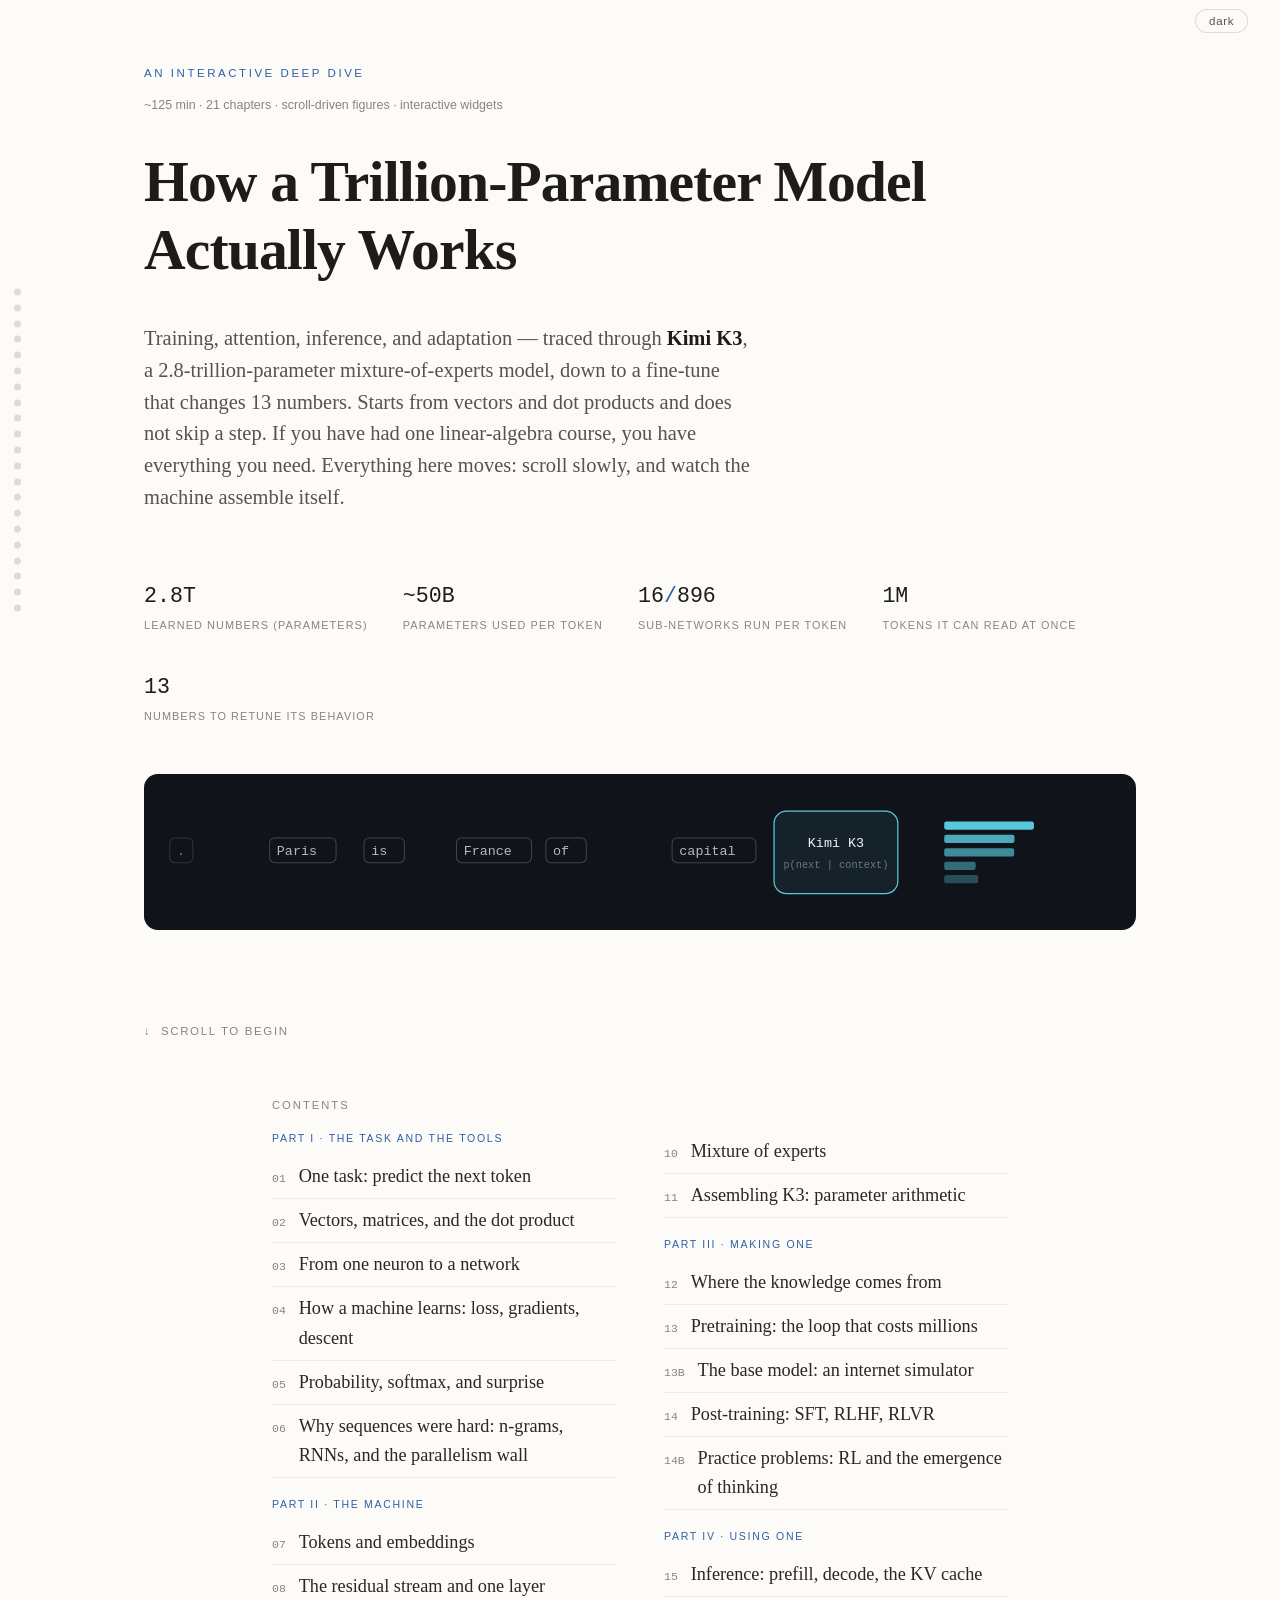
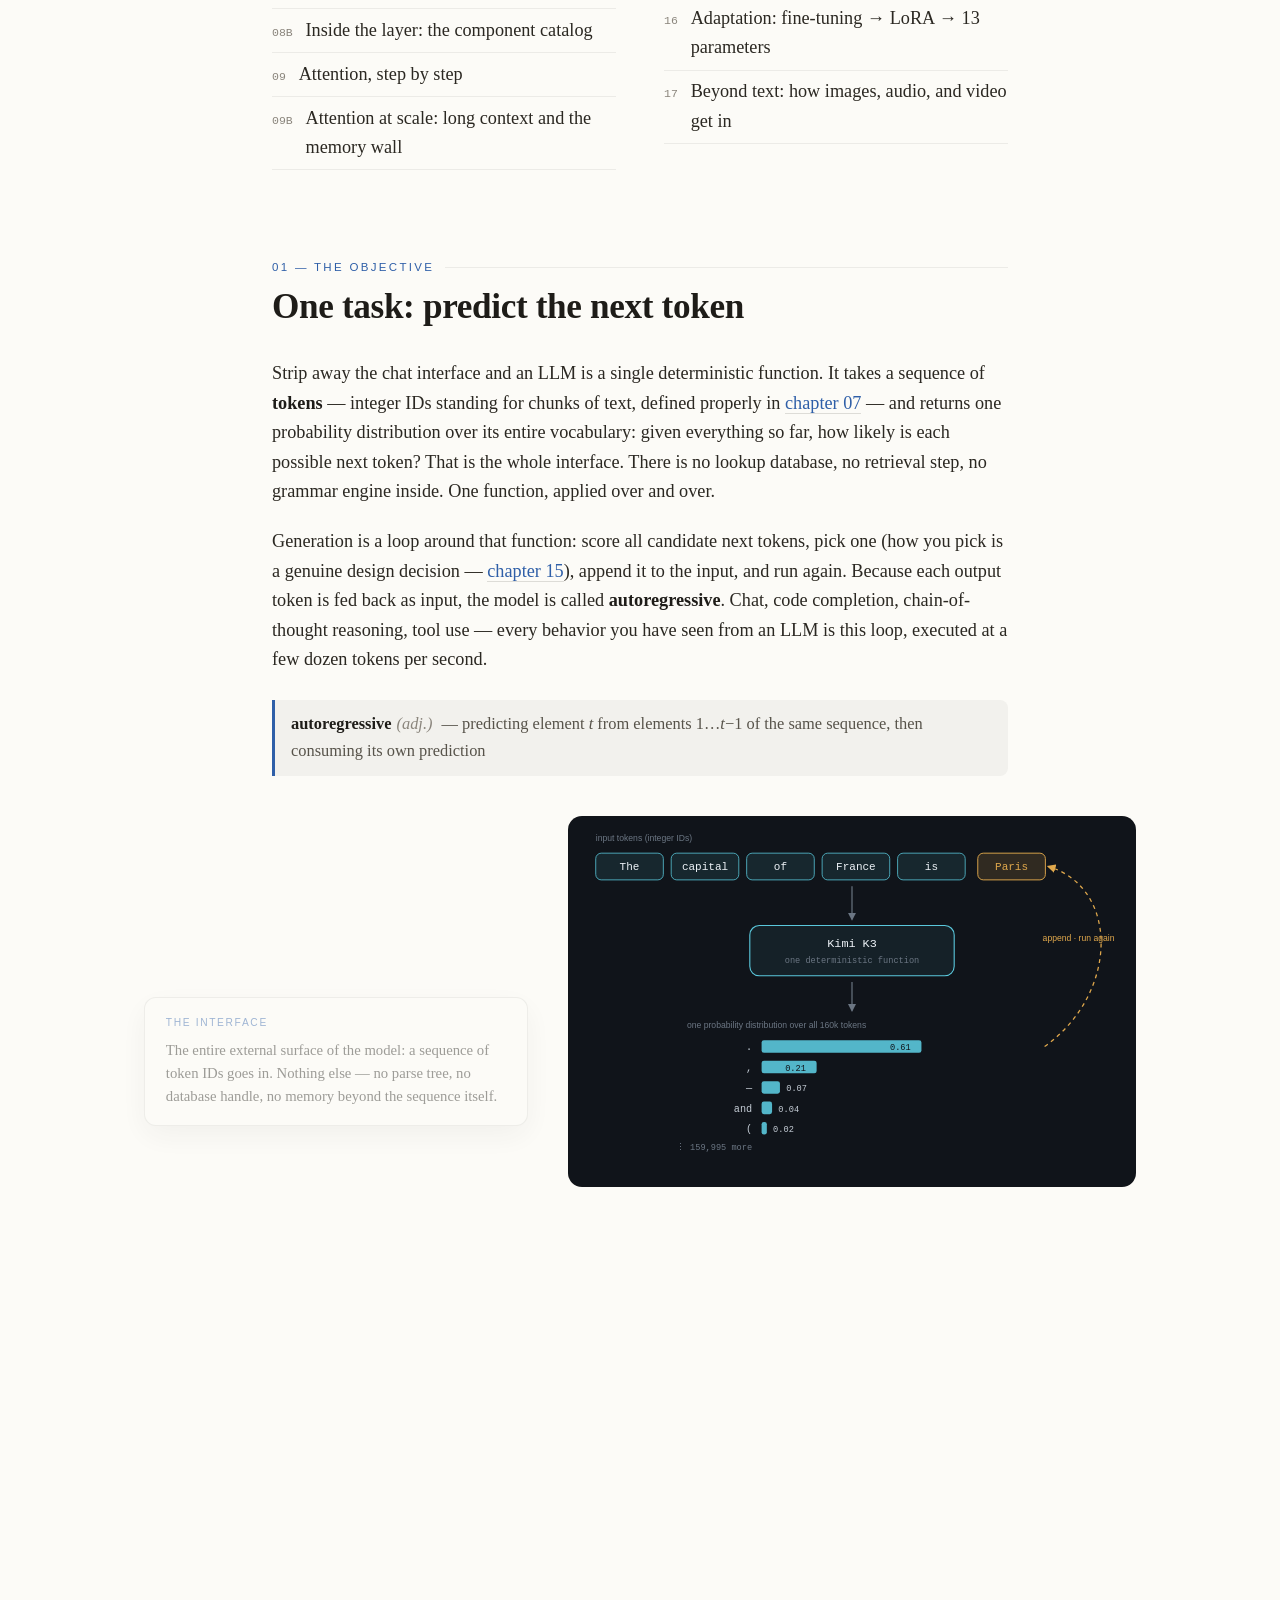
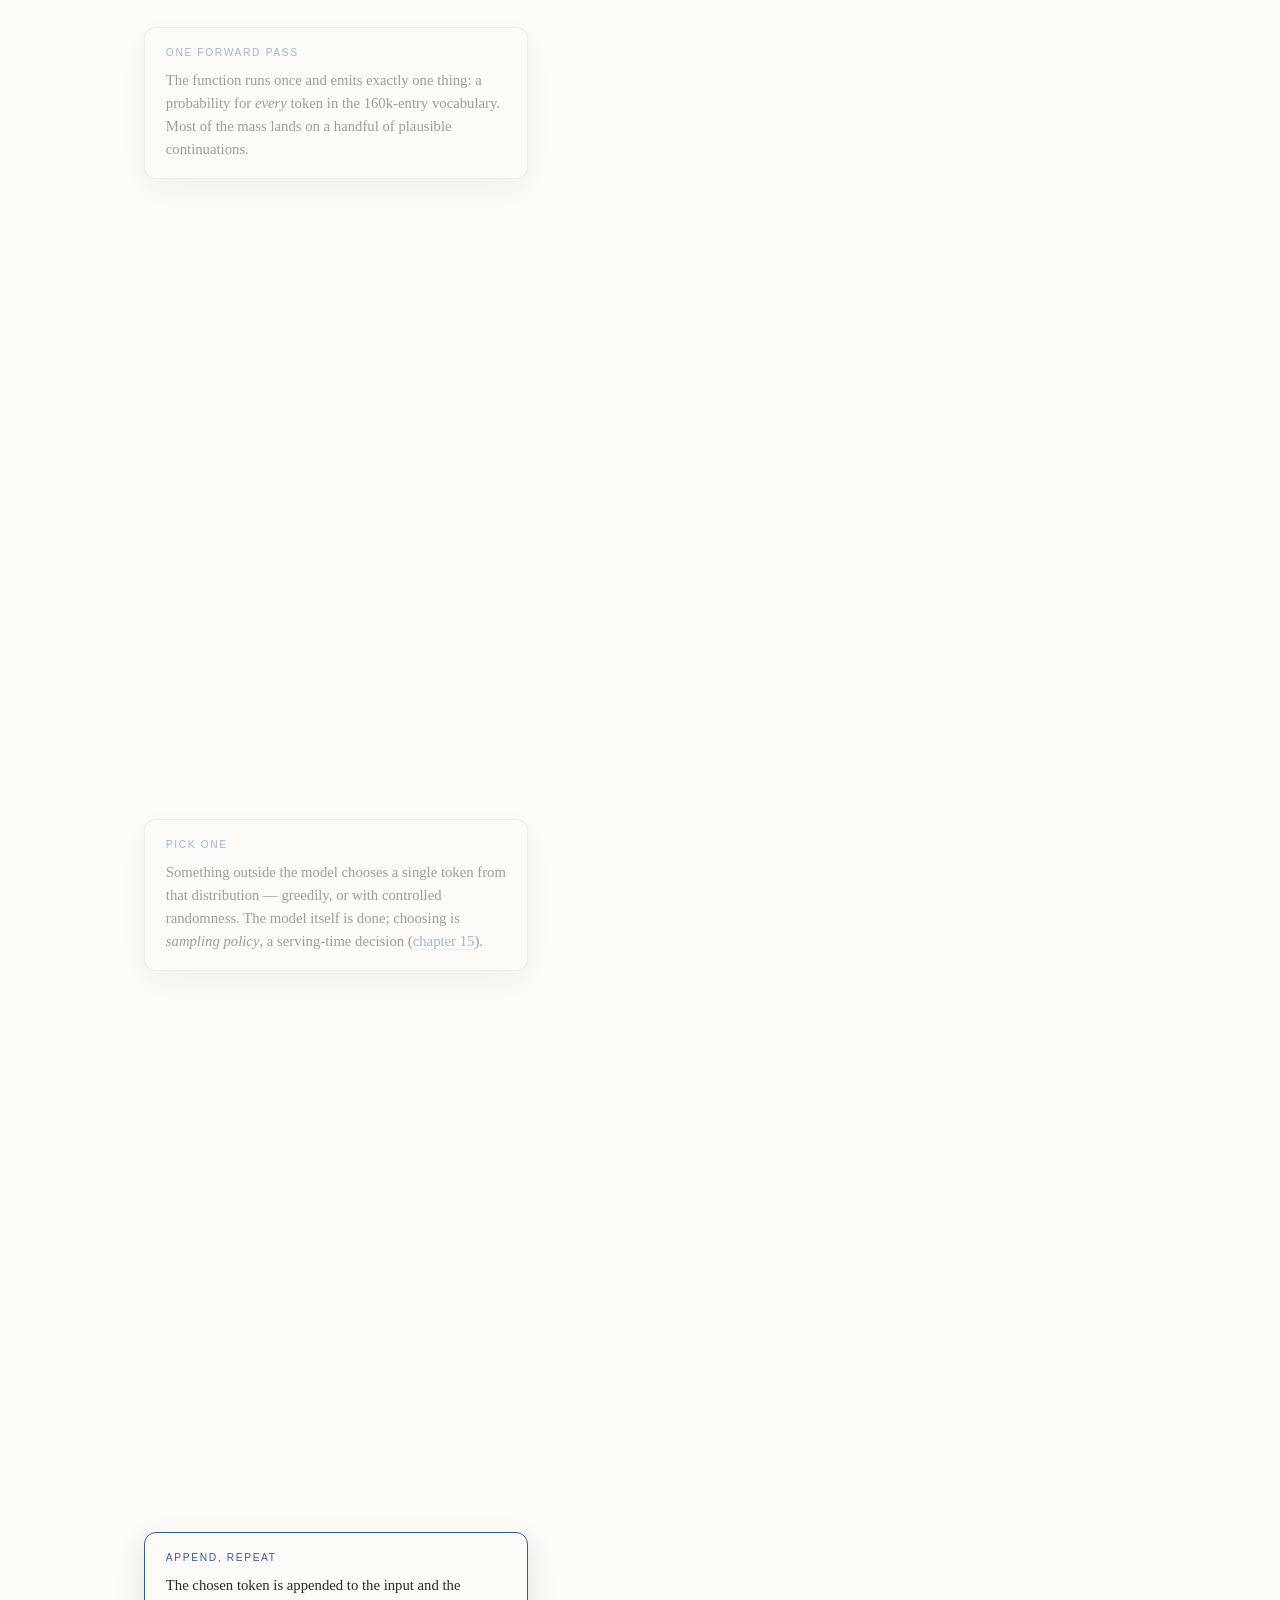
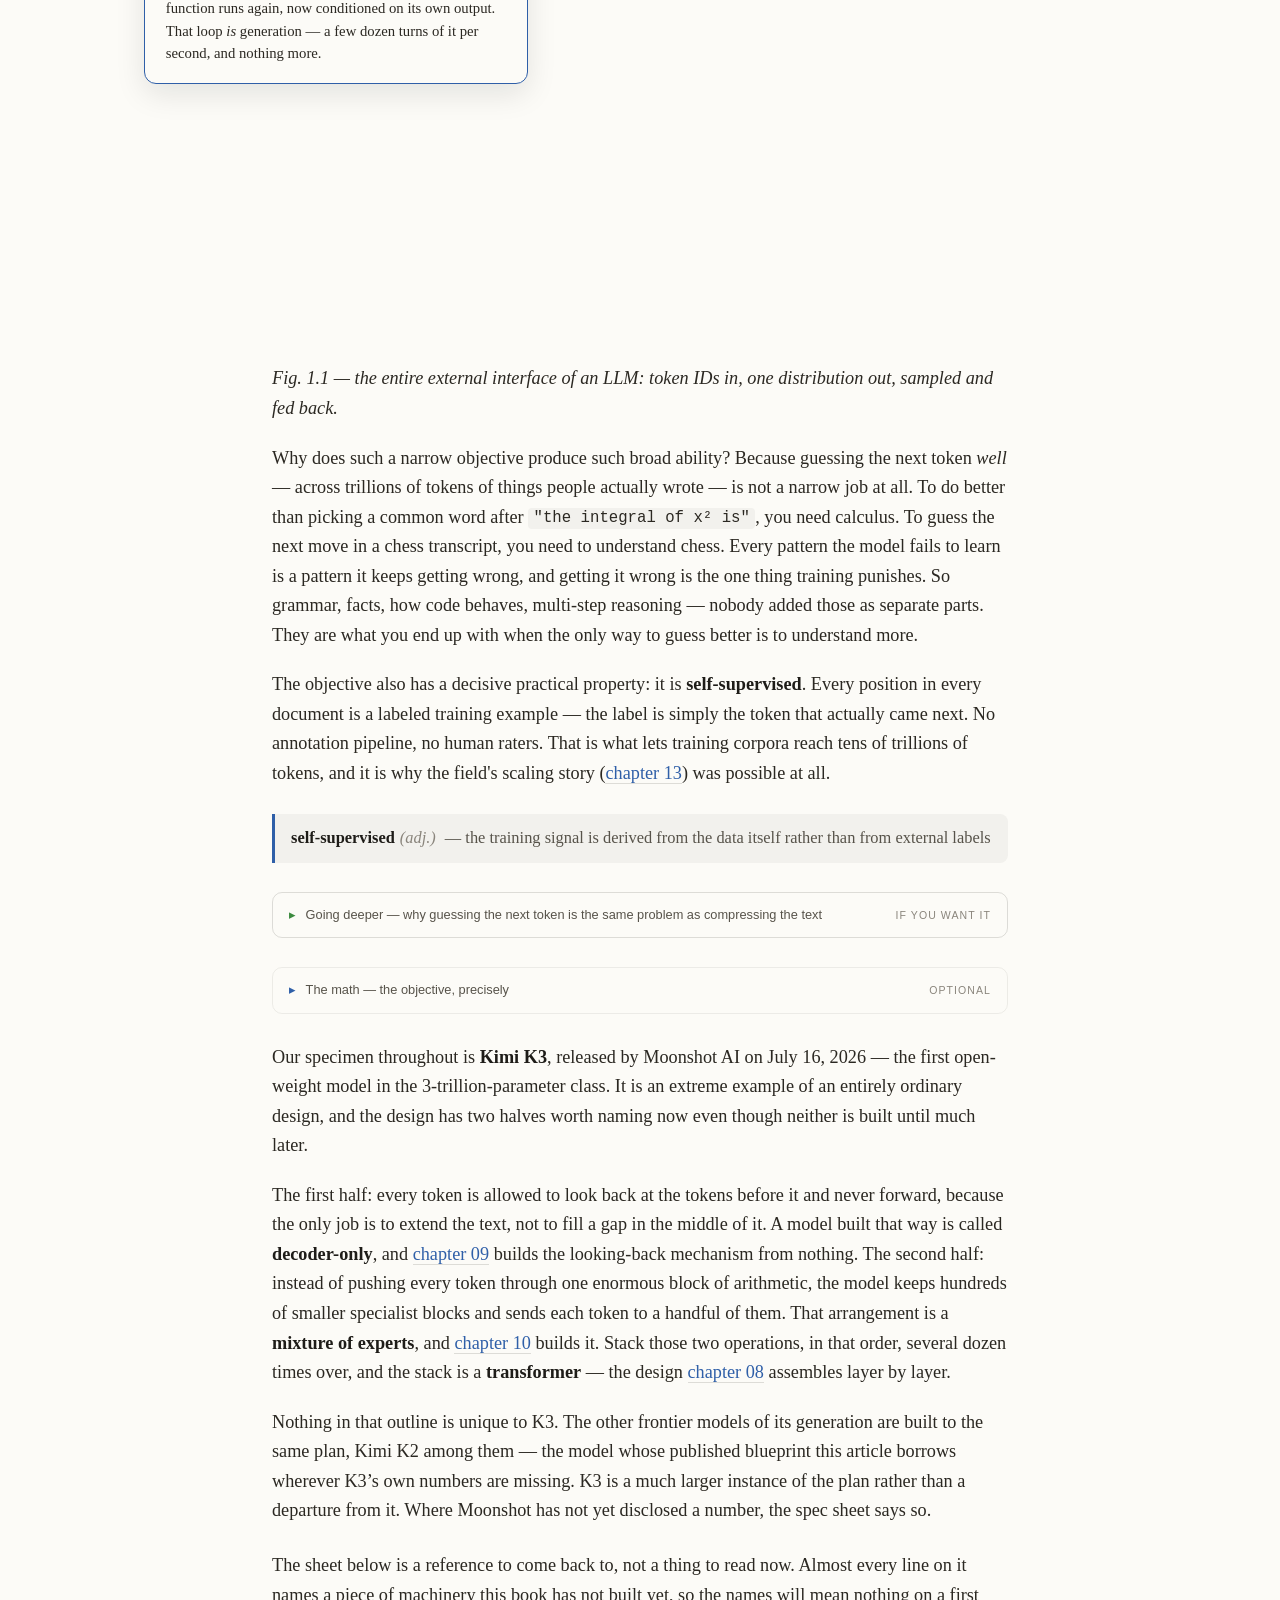
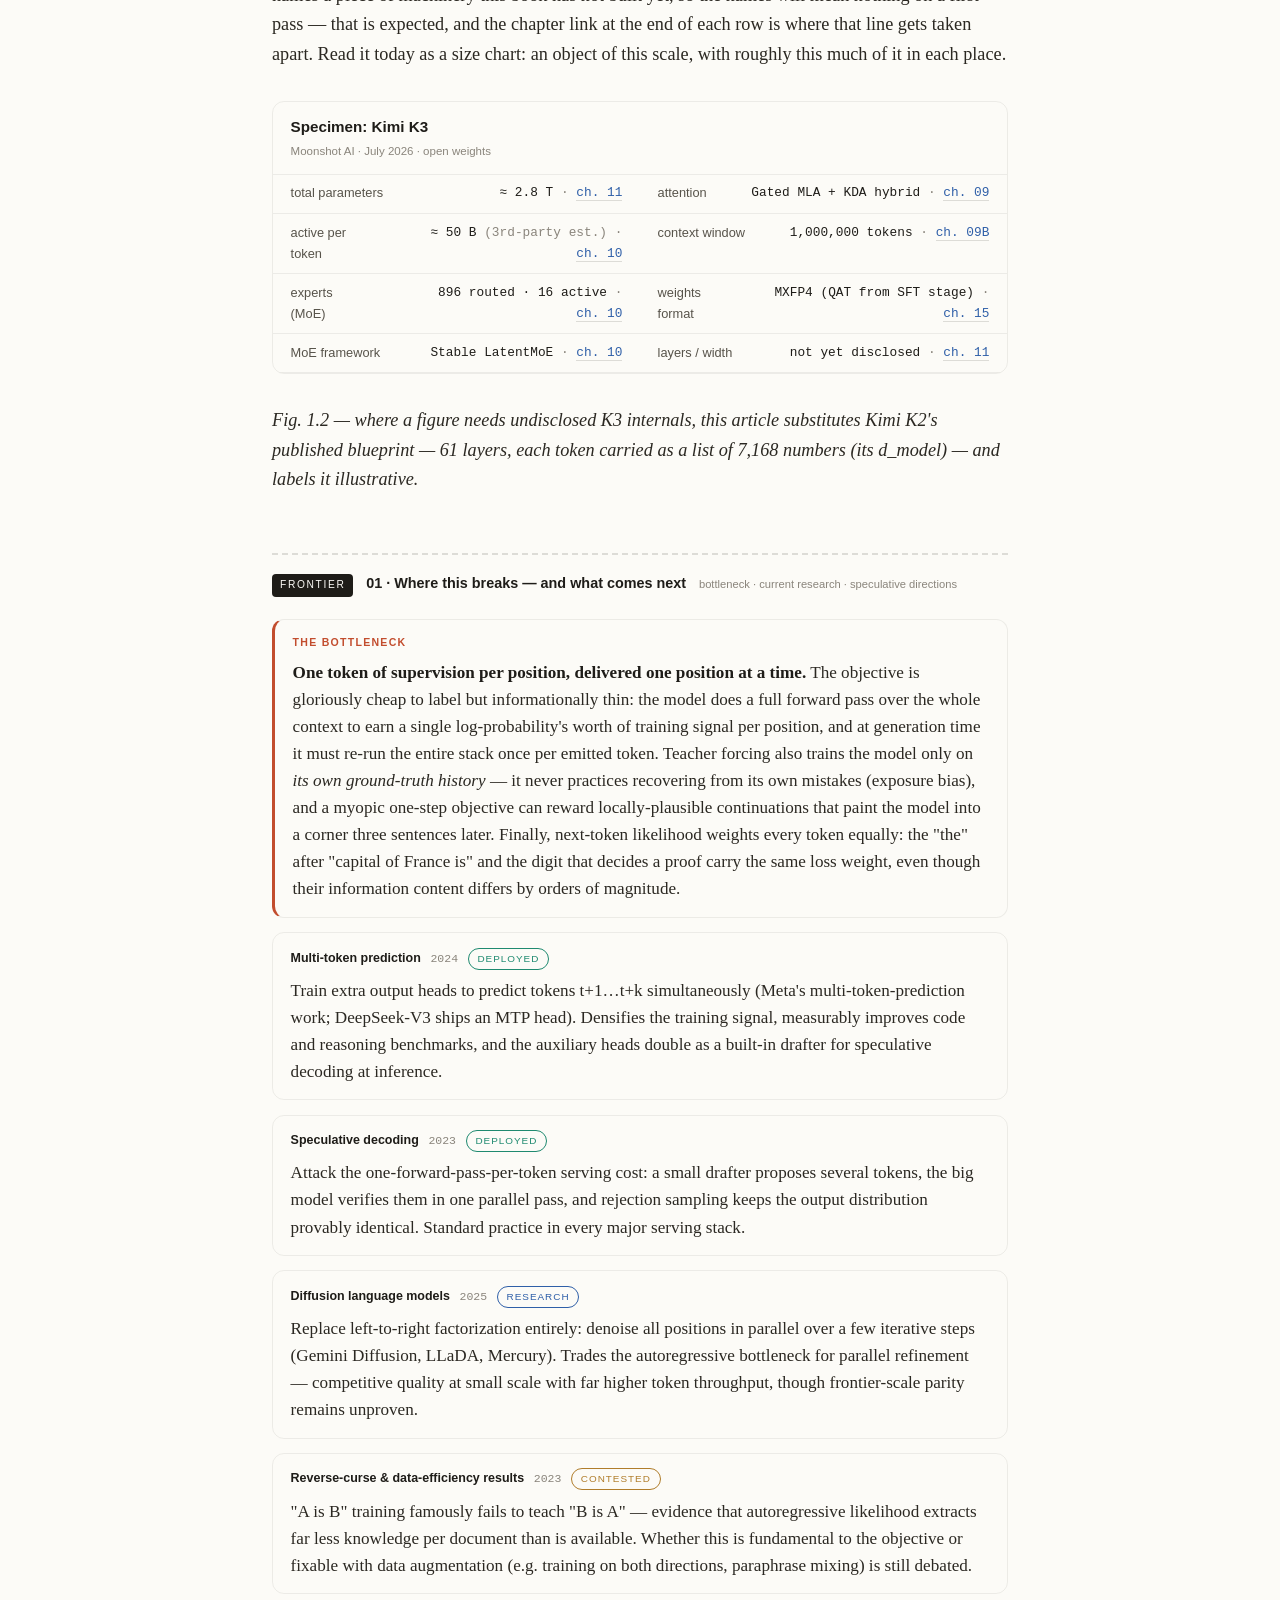
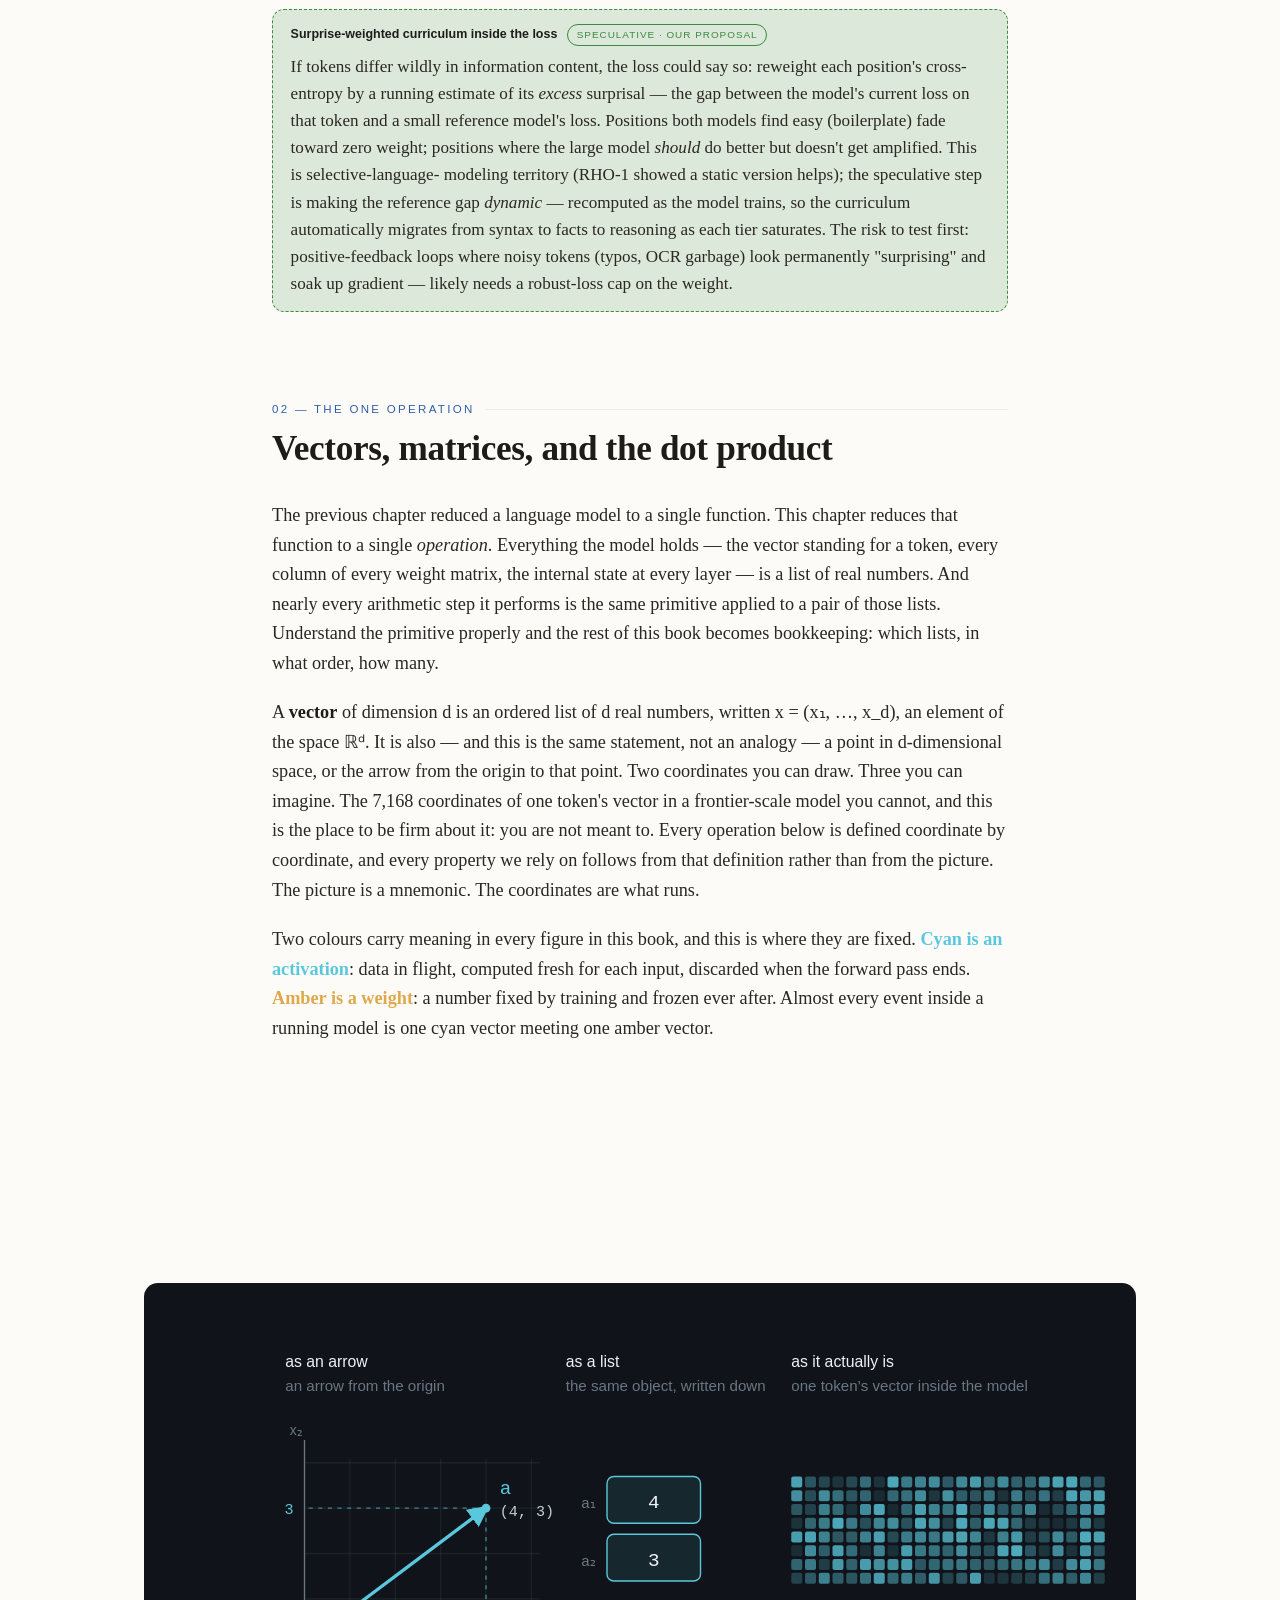
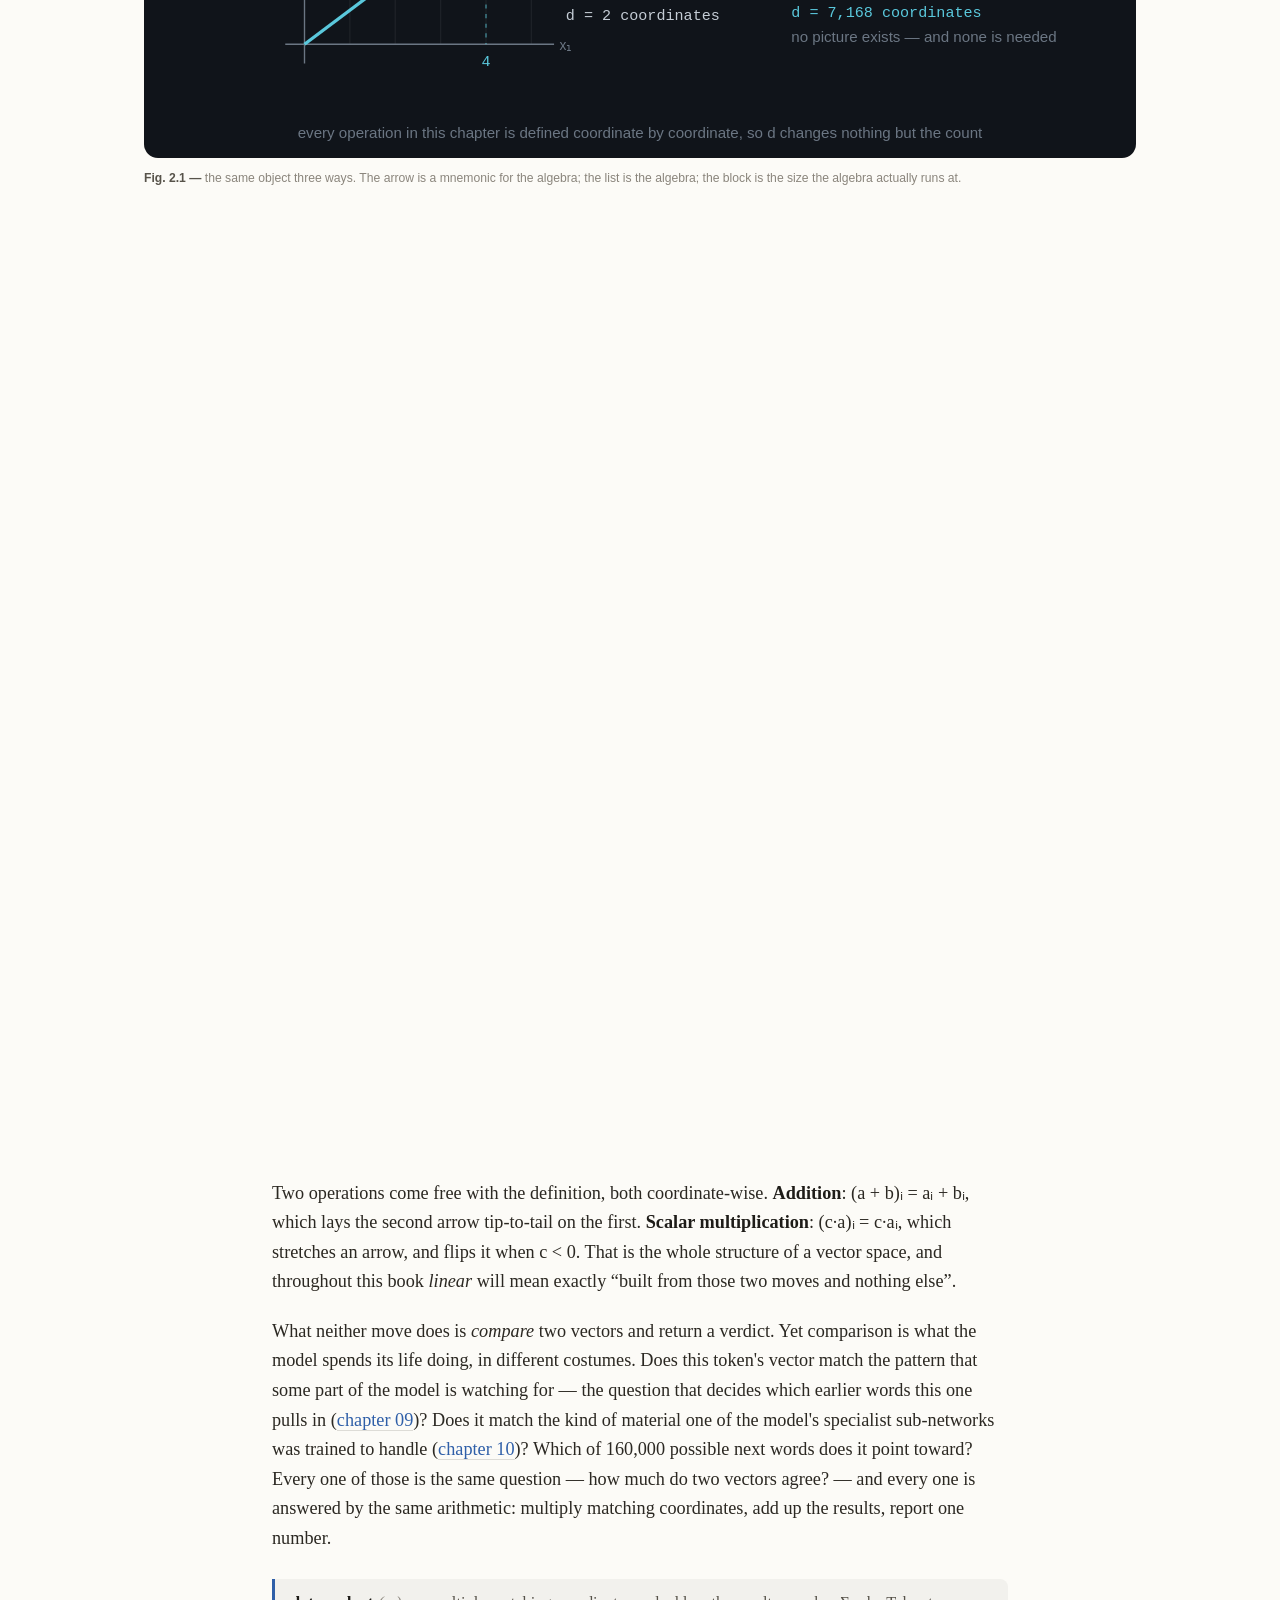
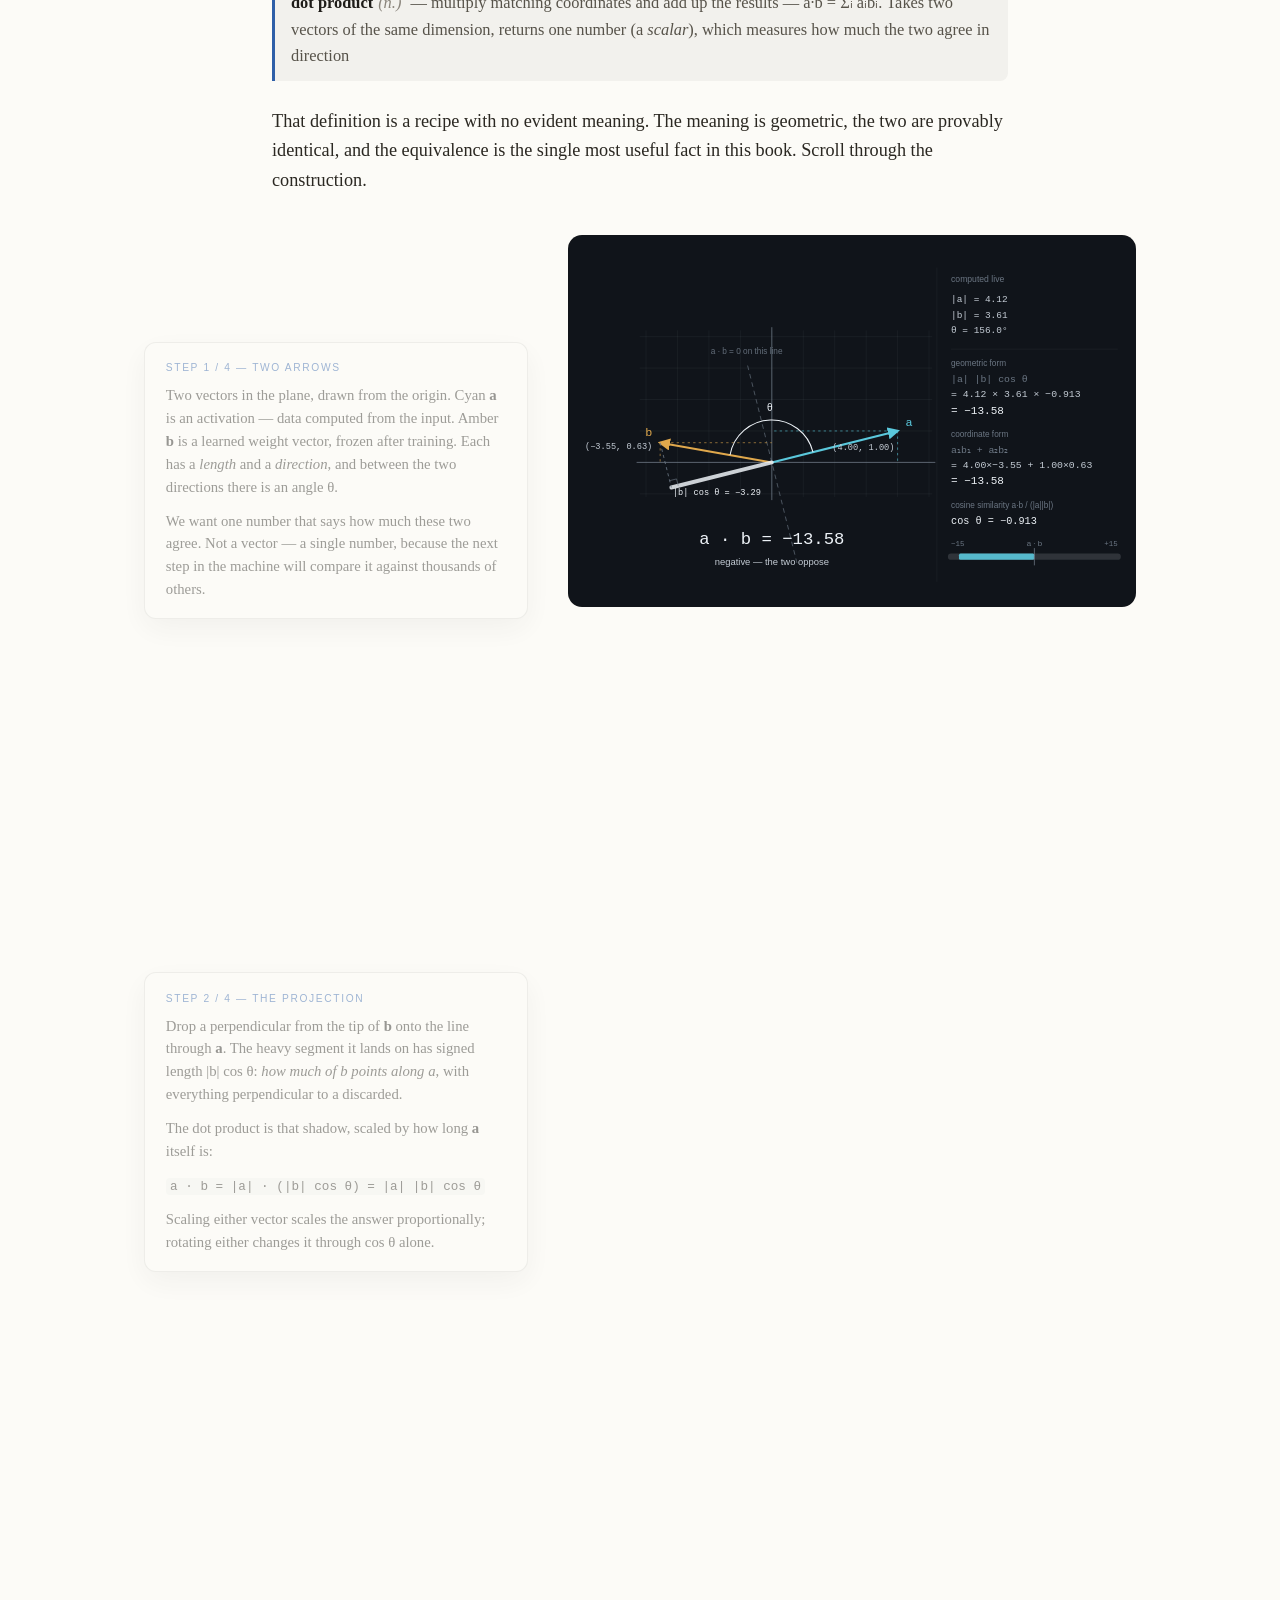
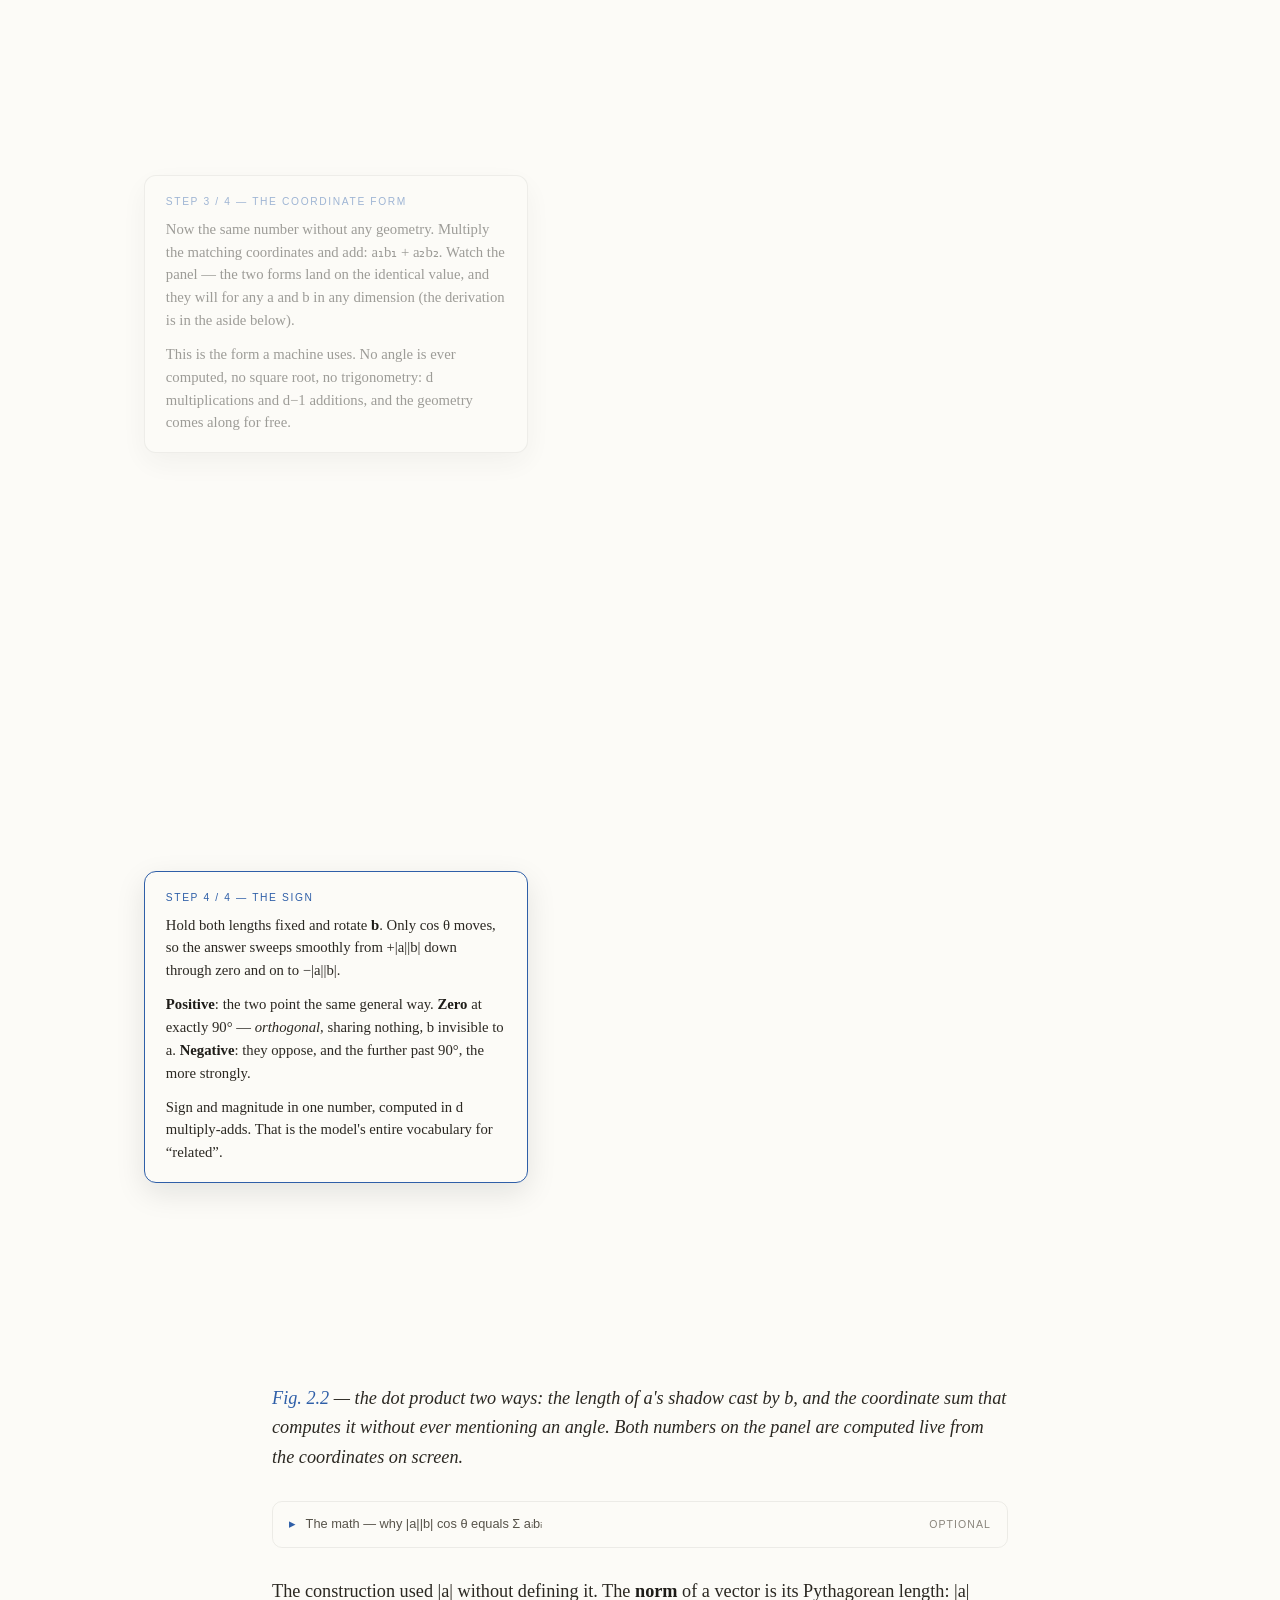
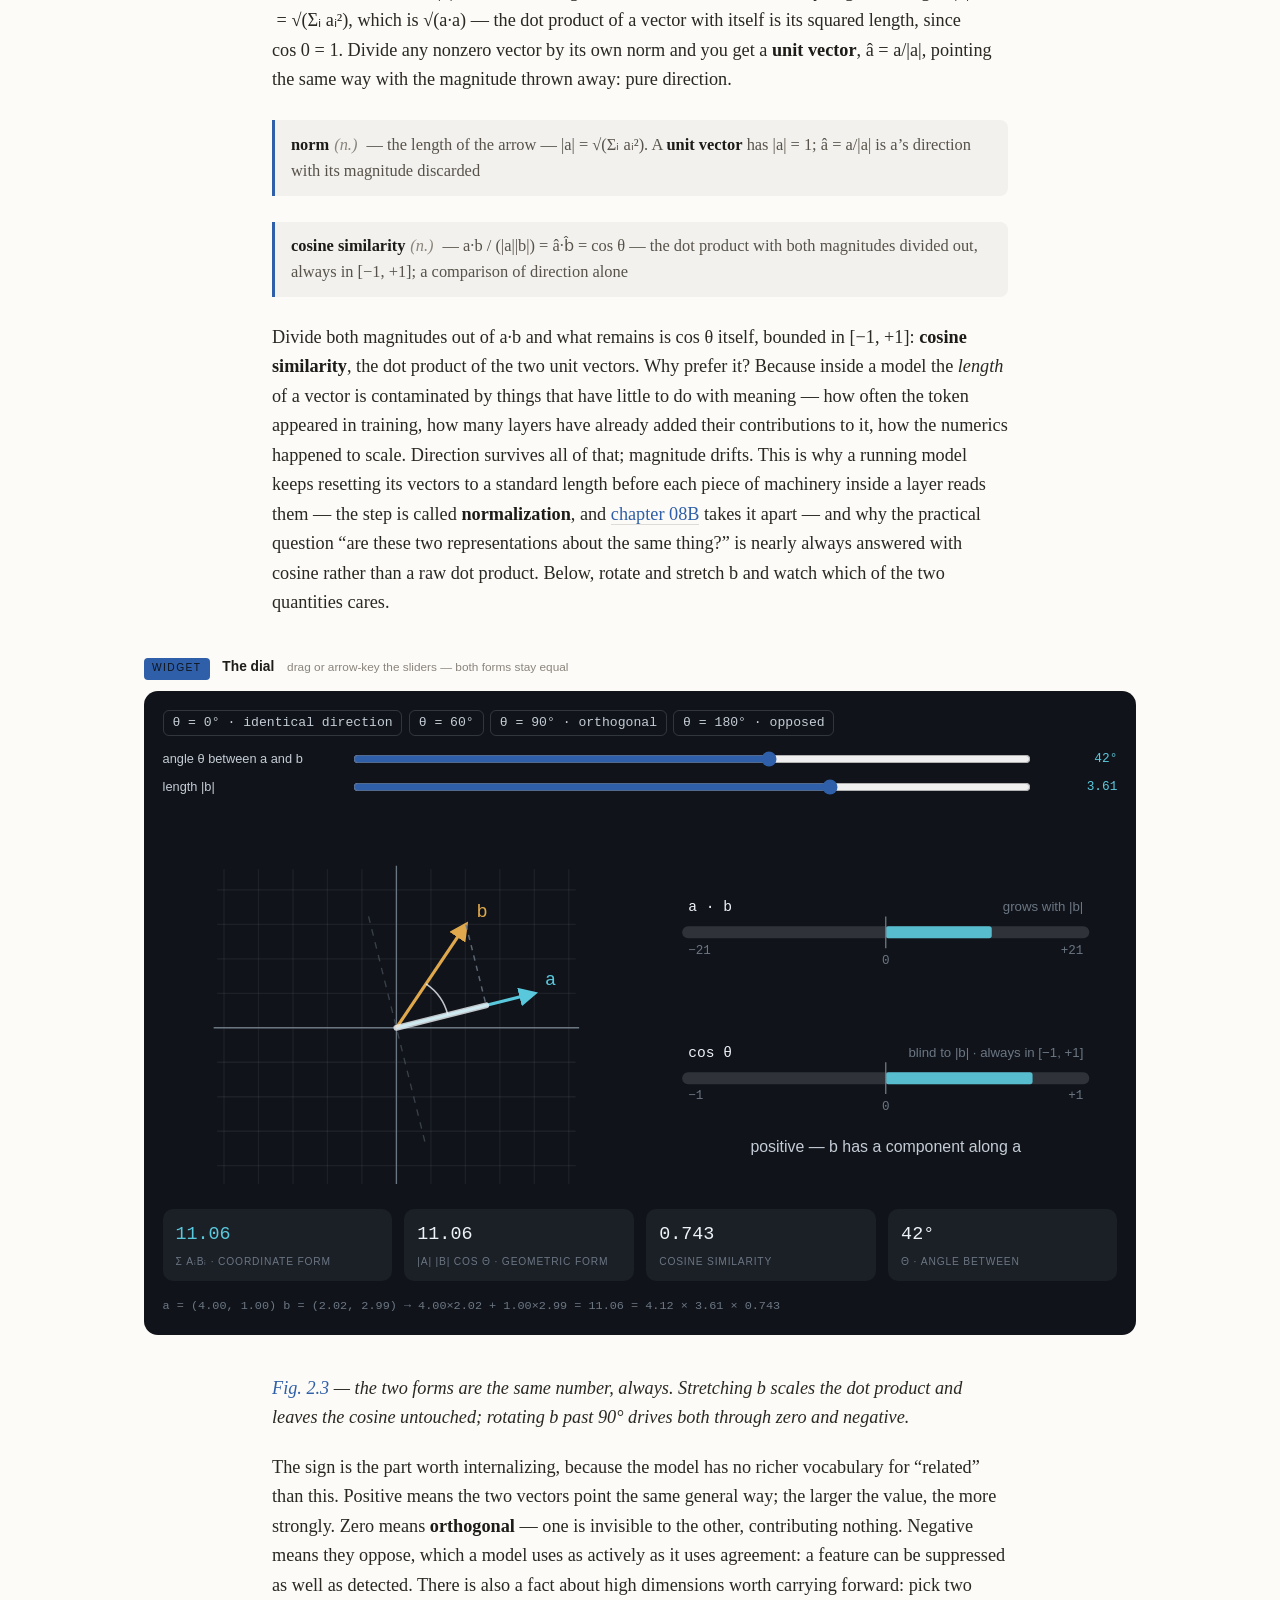
<file: index.html>
<!DOCTYPE html>
<html lang="en">
<head>
  <meta charset="utf-8">
  <meta name="viewport" content="width=device-width, initial-scale=1">
  <title>How a Trillion-Parameter Model Actually Works</title>
  <meta name="description" content="An interactive, scroll-driven deep dive into how large language models work — training, attention, mixture of experts, inference, and adaptation — traced through Kimi K3, a 2.8-trillion-parameter model, down to a fine-tune that changes 13 numbers.">
  <link rel="stylesheet" href="css/tokens.css">
  <link rel="stylesheet" href="css/base.css">
  <link rel="stylesheet" href="css/components.css">
</head>
<body>
  <main id="article" class="article"></main>
  <noscript>
    <div class="measure">
      <h1>How a Trillion-Parameter Model Actually Works</h1>
      <p>This is an interactive, scroll-animated explainer — it needs JavaScript to render its figures and widgets. Please enable JavaScript.</p>
    </div>
  </noscript>
  <script type="module" src="js/main.js"></script>
</body>
</html>
</file>
<file: css/tokens.css>
/* ============================================================
   Design tokens — single source of truth for the visual system.
   Light theme: warm paper "field journal". Dark theme: lab notebook.
   Swap values here; every component and figure reads these vars.
   ============================================================ */

:root {
  /* surfaces */
  --bg: #FCFBF7;
  --bg-0: rgba(252, 251, 247, 0);   /* same hue, zero alpha — for gradient fades */
  --panel: #F4F2EA;
  --panel-deep: #0E1116;      /* always-dark panels (code, figures on dark) */
  --panel-border: rgba(30, 28, 24, 0.10);

  /* ink */
  --ink: #1E1C18;             /* headings */
  --tx: #2B2822;              /* body text */
  --sec: #57534A;             /* secondary text */
  --mut: #8A857C;             /* muted / captions */

  /* rules + interaction */
  --hr: rgba(30, 28, 24, 0.14);
  --hr-soft: rgba(30, 28, 24, 0.07);
  --code-bg: rgba(30, 28, 24, 0.045);
  --sel: rgba(47, 95, 168, 0.18);

  /* accent + component family colors (used consistently across ALL figures):
     acc      — links, UI accent, "current focus"
     c-weight — learned weights (frozen at inference)      : amber
     c-act    — activations / residual stream              : cyan-blue
     c-attn   — attention machinery                        : violet
     c-moe    — experts / MoE                              : teal
     c-loss   — loss, gradients, training signal           : red-orange
     c-train  — trainable-during-adaptation                : green
  */
  --acc: #2F5FA8;
  --c-weight: #B07D2B;
  --c-weight-soft: rgba(176, 125, 43, 0.16);
  --c-act: #2E7DA6;
  --c-act-soft: rgba(46, 125, 166, 0.14);
  --c-attn: #7A4FA0;
  --c-attn-soft: rgba(122, 79, 160, 0.14);
  --c-moe: #1F8A70;
  --c-moe-soft: rgba(31, 138, 112, 0.14);
  --c-loss: #C24D2E;
  --c-loss-soft: rgba(194, 77, 46, 0.14);
  --c-train: #3B8A3E;
  --c-train-soft: rgba(59, 138, 62, 0.16);

  /* figure canvas (SVG backgrounds are always the deep panel for contrast) */
  --fig-bg: #10141A;
  --fig-grid: rgba(230, 237, 243, 0.06);
  --fig-ink: #EDF2F7;
  --fig-tx: #C4CCD5;
  --fig-mut: #6B7683;
  --fig-weight: #E0A84C;
  --fig-act: #5AC8DC;
  --fig-attn: #B48CE0;
  --fig-moe: #4CC9A8;
  --fig-loss: #F07850;
  --fig-train: #7DD87F;

  /* type */
  --serif: "Iowan Old Style", "Palatino Linotype", Palatino, Georgia, serif;
  --sans: -apple-system, BlinkMacSystemFont, "Segoe UI", Roboto, Helvetica, Arial, sans-serif;
  --mono: "SF Mono", ui-monospace, "Cascadia Code", Menlo, Consolas, monospace;

  /* layout */
  --col: 46rem;               /* prose measure */
  --col-wide: 62rem;          /* wide figures */
  --pad: clamp(1rem, 4vw, 2rem);

  /* motion */
  --t-fast: 160ms;
  --t-med: 320ms;
  --ease-out: cubic-bezier(0.22, 1, 0.36, 1);
}

body.dark {
  --bg: #0E1116;
  --bg-0: rgba(14, 17, 22, 0);
  --panel: #12161C;
  --panel-border: #232B35;
  --ink: #EDF2F7;
  --tx: #C4CCD5;
  --sec: #8B95A1;
  --mut: #5B6570;
  --hr: rgba(230, 237, 243, 0.14);
  --hr-soft: rgba(230, 237, 243, 0.07);
  --code-bg: rgba(230, 237, 243, 0.06);
  --sel: rgba(90, 200, 220, 0.22);
  --acc: #5AC8DC;
  --c-weight: #E0A84C;
  --c-weight-soft: rgba(224, 168, 76, 0.14);
  --c-act: #5AC8DC;
  --c-act-soft: rgba(90, 200, 220, 0.12);
  --c-attn: #B48CE0;
  --c-attn-soft: rgba(180, 140, 224, 0.13);
  --c-moe: #4CC9A8;
  --c-moe-soft: rgba(76, 201, 168, 0.12);
  --c-loss: #F07850;
  --c-loss-soft: rgba(240, 120, 80, 0.13);
  --c-train: #7DD87F;
  --c-train-soft: rgba(125, 216, 127, 0.13);
}

@media (prefers-reduced-motion: reduce) {
  :root { --t-fast: 0ms; --t-med: 0ms; }
}
</file>
<file: css/base.css>
/* ============================================================
   Base — reset, typography, article layout, chrome.
   ============================================================ */

*, *::before, *::after { box-sizing: border-box; }

html { scroll-behavior: smooth; }

body {
  margin: 0;
  background: var(--bg);
  color: var(--tx);
  font-family: var(--serif);
  font-size: clamp(1.02rem, 0.4vw + 0.95rem, 1.14rem);
  line-height: 1.62;
  -webkit-font-smoothing: antialiased;
  transition: background var(--t-med) ease, color var(--t-med) ease;
}

::selection { background: var(--sel); }

a { color: var(--acc); text-decoration: none; }
a:hover { text-decoration: underline; }

h1, h2, h3, h4 { color: var(--ink); font-family: var(--serif); line-height: 1.18; }

code, pre, .mono { font-family: var(--mono); }
code {
  background: var(--code-bg);
  padding: 0.08em 0.34em;
  border-radius: 4px;
  font-size: 0.86em;
}

strong { color: var(--ink); }
em { font-style: italic; }

hr { border: 0; border-top: 1px solid var(--hr-soft); margin: 3rem auto; max-width: var(--col); }

input[type=range] { accent-color: var(--acc); }
button { font-family: var(--sans); }
summary { cursor: pointer; }
summary::-webkit-details-marker { display: none; }

/* ---- article skeleton ---------------------------------------------------- */

.article { padding: 0 var(--pad) 6rem; }

.measure   { max-width: var(--col);      margin-left: auto; margin-right: auto; }
.wide      { max-width: var(--col-wide); margin-left: auto; margin-right: auto; }

.chapter { margin-top: 5.5rem; scroll-margin-top: 4rem; }

/* Not yet mounted — reserves rough height so the scrollbar doesn't lurch as
   chapters load in. Replaced wholesale by the rendered section. */
.chapter-pending { min-height: 70vh; }

/* Cross-reference to another chapter or figure (js/core/numbering.js). */
.xref { color: var(--acc); white-space: nowrap; }
a.xref { text-decoration: none; border-bottom: 1px solid var(--hr); }
a.xref:hover { text-decoration: none; border-bottom-color: var(--acc); }

/* ---- top chrome ---------------------------------------------------------- */

.chrome {
  position: fixed;
  inset: 0 0 auto 0;
  z-index: 50;
  display: flex;
  align-items: center;
  justify-content: space-between;
  padding: 0.55rem var(--pad);
  pointer-events: none;
}
.chrome > * { pointer-events: auto; }

/* Content scrolls UNDER the fixed chrome, so step cards and figures used to
   collide with the title. A soft scrim, fading to nothing, hides the traffic
   without drawing a hard bar across the page. Only once scrolled — the hero
   stays clean. */
.chrome::before {
  content: "";
  position: absolute;
  inset: -0.55rem 0 auto 0;
  /* Sized from the chrome itself, not a magic number: the title wraps to two
     lines on a phone and one on a desktop, and a flat height either bleeds
     text on the narrow case or washes over the pinned scene figure on the
     wide one. Opaque past the last line of chrome content, then a soft fade. */
  height: calc(100% + 1.2rem);
  background: linear-gradient(to bottom, var(--bg) 0%, var(--bg) 74%, var(--bg-0) 100%);
  opacity: 0;
  transition: opacity var(--t-med) ease;
  z-index: -1;
}
body.scrolled .chrome::before { opacity: 1; }

.chrome-title {
  font-family: var(--sans);
  font-size: 0.72rem;
  letter-spacing: 0.14em;
  text-transform: uppercase;
  color: var(--mut);
  opacity: 0;
  transition: opacity var(--t-med) ease;
}
body.scrolled .chrome-title { opacity: 1; }

.chrome-actions { display: flex; gap: 0.5rem; align-items: center; }

.chrome button {
  border: 1px solid var(--hr);
  background: var(--bg);
  color: var(--sec);
  border-radius: 999px;
  padding: 0.32rem 0.8rem;
  font-size: 0.72rem;
  letter-spacing: 0.06em;
  cursor: pointer;
}
.chrome button:hover { color: var(--ink); border-color: var(--sec); }

.progress-rail {
  position: fixed;
  top: 0; left: 0; right: 0;
  height: 3px;
  z-index: 60;
  background: transparent;
}
.progress-rail .bar {
  height: 100%;
  width: 100%;
  background: var(--acc);
  transform-origin: 0 50%;
  transform: scaleX(0);
}

/* ---- table of contents --------------------------------------------------- */

.toc { margin: 3.5rem auto; }
.toc-label {
  font-family: var(--sans);
  font-size: 0.7rem;
  letter-spacing: 0.18em;
  text-transform: uppercase;
  color: var(--mut);
  margin-bottom: 1rem;
}
.toc ol {
  list-style: none;
  margin: 0; padding: 0;
  columns: 2;
  column-gap: 3rem;
}
@media (max-width: 40rem) { .toc ol { columns: 1; } }
.toc li { break-inside: avoid; }
.toc .toc-part {
  font-family: var(--sans);
  font-size: 0.66rem;
  letter-spacing: 0.16em;
  text-transform: uppercase;
  color: var(--acc);
  margin: 1.1rem 0 0.3rem;
  padding-bottom: 0.2rem;
}
.toc .toc-part:first-child { margin-top: 0; }
.toc a {
  display: flex;
  gap: 0.8rem;
  align-items: baseline;
  padding: 0.42rem 0;
  border-bottom: 1px solid var(--hr-soft);
  color: var(--tx);
}
.toc a:hover { color: var(--acc); text-decoration: none; }
.toc .n { font-family: var(--mono); font-size: 0.72rem; color: var(--mut); }

/* mini-toc dots on the left edge (desktop only) */
.minimap {
  position: fixed;
  left: 0.9rem;
  top: 50%;
  transform: translateY(-50%);
  z-index: 40;
  display: flex;
  flex-direction: column;
  gap: 0.55rem;
}
@media (max-width: 72rem) { .minimap { display: none; } }
.minimap a {
  width: 7px; height: 7px;
  border-radius: 50%;
  background: var(--hr);
  transition: background var(--t-fast) ease, transform var(--t-fast) ease;
}
.minimap a:hover { background: var(--sec); transform: scale(1.5); }
.minimap a.active { background: var(--acc); transform: scale(1.35); }

/* ---- loading / no-js ----------------------------------------------------- */

noscript .measure { padding: 6rem 0; }
</file>
<file: css/components.css>
/* ============================================================
   Components — chapter headers, prose blocks, terms, math asides,
   figures, widgets, scroll-scenes, spec tables, stat rows.
   ============================================================ */

/* ---- hero ---------------------------------------------------------------- */

.hero {
  min-height: 92vh;
  display: flex;
  flex-direction: column;
  justify-content: center;
  padding-top: 4rem;
}
.hero .kicker {
  font-family: var(--sans);
  font-size: 0.72rem;
  letter-spacing: 0.22em;
  text-transform: uppercase;
  color: var(--acc);
  margin-bottom: 0.8rem;
}
.hero .meta {
  font-family: var(--sans);
  font-size: 0.78rem;
  color: var(--mut);
  margin-bottom: 2rem;
}
.hero h1 {
  font-size: clamp(2.1rem, 5.4vw, 3.6rem);
  font-weight: 650;
  letter-spacing: -0.015em;
  margin: 0 0 1.2rem;
}
.hero .lede {
  font-size: clamp(1.05rem, 1.6vw, 1.28rem);
  color: var(--sec);
  max-width: 38rem;
  line-height: 1.55;
}
.hero-stats {
  display: flex;
  flex-wrap: wrap;
  gap: 2.2rem;
  margin-top: 2.8rem;
}
.hero-stats .stat .v {
  font-family: var(--mono);
  font-size: 1.35rem;
  color: var(--ink);
}
.hero-stats .stat .v em { color: var(--acc); font-style: normal; }
.hero-stats .stat .k {
  font-family: var(--sans);
  font-size: 0.68rem;
  letter-spacing: 0.1em;
  text-transform: uppercase;
  color: var(--mut);
  margin-top: 0.2rem;
}
.hero-scroll-hint {
  margin-top: 3.5rem;
  font-family: var(--sans);
  font-size: 0.72rem;
  letter-spacing: 0.14em;
  text-transform: uppercase;
  color: var(--mut);
  display: flex;
  align-items: center;
  gap: 0.6rem;
}
.hero-scroll-hint .arrow { animation: bob 1.8s ease-in-out infinite; display: inline-block; }
@keyframes bob { 0%,100% { transform: translateY(0); } 50% { transform: translateY(5px); } }

/* ---- chapter header ------------------------------------------------------ */

.ch-head { margin-bottom: 2rem; }
.ch-head .ch-kicker {
  font-family: var(--sans);
  font-size: 0.72rem;
  letter-spacing: 0.2em;
  text-transform: uppercase;
  color: var(--acc);
  display: flex;
  align-items: center;
  gap: 0.7rem;
}
.ch-head .ch-kicker::after { content: ""; flex: 1; height: 1px; background: var(--hr-soft); }
.ch-head h2 {
  font-size: clamp(1.55rem, 3.2vw, 2.2rem);
  font-weight: 650;
  letter-spacing: -0.01em;
  margin: 0.55rem 0 0;
}

/* ---- prose --------------------------------------------------------------- */

.prose p { margin: 0 0 1.25rem; }
.prose p:last-child { margin-bottom: 0; }
.prose { margin-bottom: 1.6rem; }

/* ---- term definition card ------------------------------------------------ */

.term {
  border-left: 3px solid var(--acc);
  background: var(--code-bg);
  border-radius: 0 8px 8px 0;
  padding: 0.7rem 1rem;
  /* horizontal margin MUST stay `auto`: this rule loads after base.css, so a
     `margin: x 0` shorthand here would silently un-center `.measure`. */
  margin: 1.6rem auto;
  font-size: 0.9em;
  color: var(--sec);
}
.term .t-word { font-weight: 700; color: var(--ink); }
.term .t-pos { font-style: italic; color: var(--mut); margin: 0 0.3em; }

/* ---- collapsible math aside ---------------------------------------------- */

.math-aside {
  border: 1px solid var(--hr-soft);
  border-radius: 10px;
  margin: 1.8rem auto;
  overflow: hidden;
}
.math-aside summary {
  display: flex;
  align-items: center;
  gap: 0.6rem;
  padding: 0.75rem 1rem;
  font-family: var(--sans);
  font-size: 0.8rem;
  color: var(--sec);
  user-select: none;
}
/* goDeeper() shares the aside's shape but must not read as "skip me, it's
   algebra" — a different marker colour is enough to tell them apart. */
.math-aside.deeper { border-color: var(--hr); }
.math-aside.deeper summary::before { color: var(--c-train, var(--acc)); }

.math-aside summary::before {
  content: "\25B8";
  color: var(--acc);
  transition: transform var(--t-fast) ease;
}
.math-aside[open] summary::before { transform: rotate(90deg); }
.math-aside summary .opt {
  margin-left: auto;
  font-size: 0.66rem;
  letter-spacing: 0.1em;
  text-transform: uppercase;
  color: var(--mut);
}
.math-aside .body {
  padding: 0.2rem 1.1rem 1.1rem;
  font-size: 0.92em;
  color: var(--sec);
}
.math-aside .body p { margin: 0 0 0.9rem; }
/* Display equation. Lives inside .math-aside most of the time, but is a
   standalone class so prose and figures can use it too. */
.eq {
  font-family: var(--mono);
  font-size: 0.86em;
  color: var(--ink);
  background: var(--code-bg);
  border-radius: 8px;
  padding: 0.7rem 0.9rem;
  margin: 0.9rem 0;
  overflow-x: auto;
  white-space: pre;
  line-height: 1.7;
}

/* ---- figure -------------------------------------------------------------- */

.fig { margin: 2.2rem auto; }
.fig .fig-canvas {
  background: var(--fig-bg);
  border: 1px solid var(--panel-border);
  border-radius: 14px;
  overflow: hidden;
}
.fig .fig-canvas svg { display: block; width: 100%; height: auto; }
.fig figcaption {
  font-family: var(--sans);
  font-size: 0.76rem;
  color: var(--mut);
  margin-top: 0.7rem;
  line-height: 1.5;
}
.fig figcaption .fig-n { color: var(--sec); font-weight: 600; }

/* ---- widget frame -------------------------------------------------------- */

.widget { margin: 2.4rem auto; }
.widget .w-head {
  display: flex;
  flex-wrap: wrap;
  align-items: baseline;
  gap: 0.8rem;
  margin-bottom: 0.7rem;
}
.widget .w-badge {
  font-family: var(--sans);
  font-size: 0.64rem;
  letter-spacing: 0.14em;
  text-transform: uppercase;
  color: var(--fig-bg);
  background: var(--acc);
  border-radius: 4px;
  padding: 0.18rem 0.5rem;
}
body.dark .widget .w-badge { color: #0E1116; }
.widget .w-title { font-family: var(--sans); font-size: 0.86rem; font-weight: 650; color: var(--ink); }
.widget .w-hint { font-family: var(--sans); font-size: 0.74rem; color: var(--mut); }
.widget .w-body {
  background: var(--fig-bg);
  border: 1px solid var(--panel-border);
  border-radius: 14px;
  padding: 1.1rem;
  color: var(--fig-tx);
  font-family: var(--sans);
}

/* generic widget innards */
.w-body .tokens { display: flex; flex-wrap: wrap; gap: 0.4rem; }
.w-body .tok {
  font-family: var(--mono);
  font-size: 0.82rem;
  padding: 0.3rem 0.55rem;
  border-radius: 6px;
  border: 1px solid rgba(230, 237, 243, 0.16);
  color: var(--fig-tx);
  cursor: pointer;
  background: transparent;
  transition: background var(--t-fast) ease, border-color var(--t-fast) ease;
}
.w-body .tok:hover { border-color: var(--fig-act); }
.w-body .tok.sel { background: var(--fig-act); color: #0E1116; border-color: var(--fig-act); }
.w-body .w-note { font-size: 0.74rem; color: var(--fig-mut); margin-top: 0.8rem; }

.w-body .slider-row {
  display: grid;
  grid-template-columns: 11rem 1fr 4.5rem;
  gap: 0.8rem;
  align-items: center;
  font-size: 0.8rem;
  margin: 0.45rem 0;
}
.w-body .slider-row .sl-k { color: var(--fig-tx); }
.w-body .slider-row .sl-v { font-family: var(--mono); color: var(--fig-act); text-align: right; }
@media (max-width: 40rem) {
  .w-body .slider-row { grid-template-columns: 1fr 4.5rem; }
  .w-body .slider-row .sl-k { grid-column: 1 / -1; margin-bottom: -0.4rem; }
}

.w-body .stat-grid {
  display: grid;
  grid-template-columns: repeat(auto-fit, minmax(9rem, 1fr));
  gap: 0.8rem;
  margin: 1rem 0;
}
.w-body .stat-grid .sg-cell {
  background: rgba(230, 237, 243, 0.05);
  border-radius: 10px;
  padding: 0.7rem 0.8rem;
}
.w-body .stat-grid .sg-v { font-family: var(--mono); font-size: 1.15rem; color: var(--fig-ink); }
.w-body .stat-grid .sg-v.hi { color: var(--fig-act); }
.w-body .stat-grid .sg-k {
  font-size: 0.64rem;
  letter-spacing: 0.08em;
  text-transform: uppercase;
  color: var(--fig-mut);
  margin-top: 0.25rem;
}
/* Opt out of the uppercasing. Required for any label containing Greek or
   math: text-transform maps η → Η (capital Eta), which reads as a Latin H. */
.w-body .stat-grid .sg-k.raw { text-transform: none; letter-spacing: 0.04em; }

/* ---- scroll scene (sticky figure + step prose) --------------------------- */

.scene { position: relative; margin: 2.5rem auto; }

.scene-track { position: relative; }

.scene-sticky {
  position: sticky;
  top: 3.2rem;
  z-index: 1;
}
.scene-sticky .fig-canvas {
  background: var(--fig-bg);
  border: 1px solid var(--panel-border);
  border-radius: 14px;
  overflow: hidden;
}
.scene-sticky svg { display: block; width: 100%; height: auto; }

.scene-steps { position: relative; z-index: 2; pointer-events: none; }
.scene-step {
  min-height: var(--step-vh, 88vh);   /* createScene({ stepVh }) sets the var */
  display: flex;
  align-items: center;
}
/* Shorter run-in and run-out, scaled from the same var so a scene that asks
   for tall steps gets tall end steps too. */
.scene-step:first-child { min-height: calc(var(--step-vh, 88vh) * 0.62); }
.scene-step:last-child { min-height: calc(var(--step-vh, 88vh) * 0.8); }
.scene-step .step-card {
  pointer-events: auto;
  background: var(--bg);
  border: 1px solid var(--hr);
  border-radius: 12px;
  box-shadow: 0 10px 30px rgba(14, 17, 22, 0.10);
  padding: 1.1rem 1.3rem;
  max-width: 24rem;
  opacity: 0.45;
  transition: opacity var(--t-med) ease, border-color var(--t-med) ease;
}
.scene-step.active .step-card { opacity: 1; border-color: var(--acc); }
.step-card .step-n {
  font-family: var(--sans);
  font-size: 0.64rem;
  letter-spacing: 0.16em;
  text-transform: uppercase;
  color: var(--acc);
  margin-bottom: 0.45rem;
}
.step-card .step-body { font-size: 0.92rem; line-height: 1.55; color: var(--tx); }
.step-card .step-body p { margin: 0 0 0.7rem; }
.step-card .step-body p:last-child { margin: 0; }

/* two-column scene on desktop: steps left, sticky right */
@media (min-width: 64rem) {
  .scene-cols { display: grid; grid-template-columns: 24rem 1fr; gap: 2.5rem; align-items: start; }
  .scene-cols .scene-sticky { top: max(4rem, calc(50vh - 16rem)); }
}
/* single-column (mobile): figure pins to top, cards travel up BEHIND it and
   are faded out by scene.js before they reach the artwork. */
@media (max-width: 63.99rem) {
  /* The stacked layout is phone shaping, but it applies all the way up to
     64rem. Without a cap the figure stretches to the full window on a small
     laptop — 870px wide, two-thirds of the screen tall — and pushes the cards
     off the bottom. Hold it to a phone-like column and center it. */
  .scene-track { max-width: 34rem; margin-left: auto; margin-right: auto; }
  .scene-sticky {
    top: 4.3rem;              /* below the chrome scrim, which the figure would
                                 otherwise sit under and get washed out by */
    z-index: 3;               /* above the cards — they pass underneath */
  }
  .scene-sticky .fig-canvas { background: var(--fig-bg); }
  .scene-steps { margin-top: 1rem; z-index: 1; }
  /* Card spacing IS the step height, and the figure eats the top ~1/3 of the
     screen — so a tall step leaves a long dead stretch after one card fades
     out and before the next rises into view. Sized so the next card is
     already on screen as the current one goes behind the artwork. */
  /* A scene asking for tall steps (createScene stepVh) gets them scaled down
     rather than ignored: 95vh on desktop becomes 52vh here, which keeps the
     scrub range usable on a phone without reopening the dead-gap problem that
     honouring the raw value caused. */
  .scene-step {
    min-height: max(36vh, calc(var(--step-vh, 0vh) * 0.55));
    align-items: flex-end;
    padding-bottom: 3vh;
  }
  /* The opening step must be tall enough that the first card enters BELOW the
     pinned figure. At 26vh it started level with the artwork and covered it
     until the first scroll frame faded it. */
  .scene-step:first-child { min-height: max(40vh, calc(var(--step-vh, 0vh) * 0.5)); }
  .scene-step:last-child { min-height: max(34vh, calc(var(--step-vh, 0vh) * 0.5)); }
  /* opacity is driven per-frame from geometry; don't fight it with the
     active/inactive rule or transition it. Tighter type as well: a card has
     to fit between the figure's lower edge and the bottom of the screen, or
     its first line starts fading before its last line has arrived. */
  .scene-step .step-card {
    opacity: 1;
    transition: border-color var(--t-med) ease;
    padding: 0.9rem 1.05rem;
    max-width: none;          /* fill the capped track, matching the figure */
    /* Park the card near the bottom of the screen for the length of its step.
       Without this, step height is doing two jobs at once — it is the scene's
       scrub range AND the distance between consecutive cards — so buying more
       animation room necessarily opens a stretch where neither card is
       readable. Parked, the two are independent. */
    position: sticky;
    bottom: 0.6rem;
  }
  .step-card .step-body { font-size: 0.87rem; line-height: 1.5; }
  .step-card .step-body p { margin: 0 0 0.55rem; }
}

/* Short viewports — a small phone in portrait, where the strip between the
   figure and the bottom of the screen is barely taller than one card.

   The card has to lose some height, or it can never be both fully on screen
   and fully opaque at the same moment — its first line starts fading behind
   the figure while its last line is still below the fold. Tighter type and no
   trailing step padding buy that back.

   The card also parks: `position: sticky` holds it near the bottom of the
   screen for the length of its step, instead of sweeping through the strip
   continuously. That breaks the tie between two things that are otherwise
   the same number — how long a step is, which is the scene's scrub range,
   and how far apart consecutive cards sit, which is how long the reader
   spends looking at neither of them. Parked, a step can be tall enough to
   scrub the animation properly without opening a gap.

   (Pulling the steps together with a negative margin would close that gap
   too, but consecutive cards then overlap in flow, and since the lower one
   paints on top it would permanently cover the last lines of the one above.) */
@media (max-width: 63.99rem) and (max-height: 46rem) {
  .scene-step { min-height: 48vh; padding-bottom: 0; }
  .scene-step:first-child { min-height: 38vh; }
  .scene-step:last-child { min-height: 44vh; }
  .scene-step .step-card { padding: 0.75rem 0.95rem; }
  .step-card .step-n { font-size: 0.6rem; margin-bottom: 0.3rem; }
  .step-card .step-body { font-size: 0.82rem; line-height: 1.45; }
  .step-card .step-body p { margin: 0 0 0.45rem; }
}

/* ---- pinned figure (scroll-scrubbed in place, no step cards) -------------- */

.pin-track { position: relative; }
.pin-stick {
  position: sticky;
  top: 0;
  min-height: 100vh;
  display: flex;
  flex-direction: column;
  justify-content: center;
  padding: 3.4rem 0 1.4rem;
}
.pin-stick > .fig { margin: 0 auto; width: 100%; }

/* Short viewports can't center a tall figure without clipping it — fall back
   to normal flow, where the figure still animates as it transits. */
@media (max-height: 34rem) {
  .pin-track { height: auto !important; }
  .pin-stick { position: static; min-height: 0; padding: 0; }
}

/* ---- spec table ---------------------------------------------------------- */

.spec {
  border: 1px solid var(--hr-soft);
  border-radius: 12px;
  overflow: hidden;
  margin: 2rem auto;
  font-family: var(--sans);
}
.spec .spec-head {
  padding: 0.8rem 1.1rem;
  border-bottom: 1px solid var(--hr-soft);
}
.spec .spec-title { font-weight: 700; color: var(--ink); font-size: 0.95rem; }
.spec .spec-sub { font-size: 0.72rem; color: var(--mut); margin-top: 0.15rem; }
.spec .spec-rows { display: grid; grid-template-columns: 1fr 1fr; }
@media (max-width: 40rem) { .spec .spec-rows { grid-template-columns: 1fr; } }
.spec .spec-row {
  display: flex;
  justify-content: space-between;
  gap: 1rem;
  padding: 0.55rem 1.1rem;
  border-bottom: 1px solid var(--hr-soft);
  font-size: 0.8rem;
}
.spec .spec-row .k { color: var(--sec); }
.spec .spec-row .v { font-family: var(--mono); color: var(--ink); text-align: right; }

/* ---- pull quote / takeaway ----------------------------------------------- */

.takeaway {
  border-top: 2px solid var(--acc);
  border-bottom: 1px solid var(--hr-soft);
  padding: 1.3rem 0;
  margin: 2.4rem auto;
  font-size: 1.08em;
  color: var(--ink);
  line-height: 1.5;
}

/* ---- epilogue / sources -------------------------------------------------- */

.sources {
  font-family: var(--sans);
  font-size: 0.78rem;
  color: var(--mut);
  line-height: 1.8;
}
.sources .s-label {
  font-size: 0.66rem;
  letter-spacing: 0.18em;
  text-transform: uppercase;
  color: var(--sec);
  margin-bottom: 0.6rem;
}

/* ---- consequence section (end-of-chapter "what this costs you" band) -----
   Deliberately shares .fr-card geometry with the frontier band so the end of
   every chapter reads as one family; only the accent and badge differ. */

.consequence { margin: 3rem auto 1rem; padding-top: 0.4rem; }
.cq-head {
  display: flex;
  flex-wrap: wrap;
  align-items: baseline;
  gap: 0.8rem;
  border-top: 2px solid var(--acc);
  padding-top: 1.1rem;
  margin-bottom: 1.4rem;
}
.cq-badge {
  font-family: var(--sans);
  font-size: 0.64rem;
  letter-spacing: 0.16em;
  text-transform: uppercase;
  color: var(--bg);
  background: var(--acc);
  border-radius: 4px;
  padding: 0.18rem 0.5rem;
}
.cq-title { font-family: var(--sans); font-size: 0.9rem; font-weight: 700; color: var(--ink); }
.cq-sub { font-family: var(--sans); font-size: 0.7rem; color: var(--mut); }
.cq-card { border-left: 3px solid var(--hr); }
.cq-symptom { border-left-color: var(--fig-loss, #E8613C); }
.cq-fix { border-left-color: var(--fig-train, #4FB477); }
.cq-tag {
  font-family: var(--sans);
  font-size: 0.62rem;
  letter-spacing: 0.14em;
  text-transform: uppercase;
  color: var(--mut);
}

/* ---- frontier section (end-of-chapter research band) --------------------- */

.frontier {
  margin: 3.2rem auto 1rem;
  padding-top: 0.4rem;
}
.fr-head {
  display: flex;
  flex-wrap: wrap;
  align-items: baseline;
  gap: 0.8rem;
  border-top: 2px dashed var(--hr);
  padding-top: 1.1rem;
  margin-bottom: 1.4rem;
}
.fr-badge {
  font-family: var(--sans);
  font-size: 0.64rem;
  letter-spacing: 0.16em;
  text-transform: uppercase;
  color: var(--bg);
  background: var(--ink);
  border-radius: 4px;
  padding: 0.18rem 0.5rem;
}
.fr-title {
  font-family: var(--sans);
  font-size: 0.9rem;
  font-weight: 700;
  color: var(--ink);
}
.fr-sub {
  font-family: var(--sans);
  font-size: 0.7rem;
  color: var(--mut);
}

.fr-card {
  border: 1px solid var(--hr-soft);
  border-radius: 12px;
  padding: 0.9rem 1.1rem;
  margin: 0.9rem auto;
}
.fr-card-k {
  display: flex;
  flex-wrap: wrap;
  align-items: baseline;
  gap: 0.6rem;
  font-family: var(--sans);
  font-size: 0.78rem;
  margin-bottom: 0.45rem;
}
.fr-card-b {
  font-size: 0.94em;
  color: var(--tx);
  line-height: 1.58;
}
.fr-card-b p { margin: 0 0 0.8rem; }
.fr-card-b p:last-child { margin: 0; }

.fr-bottleneck { border-left: 3px solid var(--c-loss); }
.fr-bottleneck .fr-card-k {
  text-transform: uppercase;
  letter-spacing: 0.12em;
  font-size: 0.66rem;
  font-weight: 700;
  color: var(--c-loss);
}

.fr-research .fr-name { font-weight: 700; color: var(--ink); }
.fr-research .fr-year { font-family: var(--mono); font-size: 0.72rem; color: var(--mut); }

.fr-status {
  font-size: 0.62rem;
  letter-spacing: 0.1em;
  text-transform: uppercase;
  border-radius: 999px;
  padding: 0.12rem 0.55rem;
  border: 1px solid var(--hr);
  color: var(--sec);
}
.fr-status.fr-st-deployed { color: var(--c-moe); border-color: var(--c-moe); }
.fr-status.fr-st-research { color: var(--acc); border-color: var(--acc); }
.fr-status.fr-st-contested { color: var(--c-weight); border-color: var(--c-weight); }
.fr-status.fr-st-speculative { color: var(--c-train); border-color: var(--c-train); }

.fr-novel { border: 1px dashed var(--c-train); background: var(--c-train-soft); }
.fr-novel .fr-name { font-weight: 700; color: var(--ink); }

/* ---- reveal-on-scroll ---------------------------------------------------- */

.reveal { opacity: 0; transform: translateY(22px); transition: opacity 0.7s var(--ease-out), transform 0.7s var(--ease-out); }
.reveal.in { opacity: 1; transform: none; }
@media (prefers-reduced-motion: reduce) {
  .reveal { opacity: 1; transform: none; transition: none; }
}
</file>
